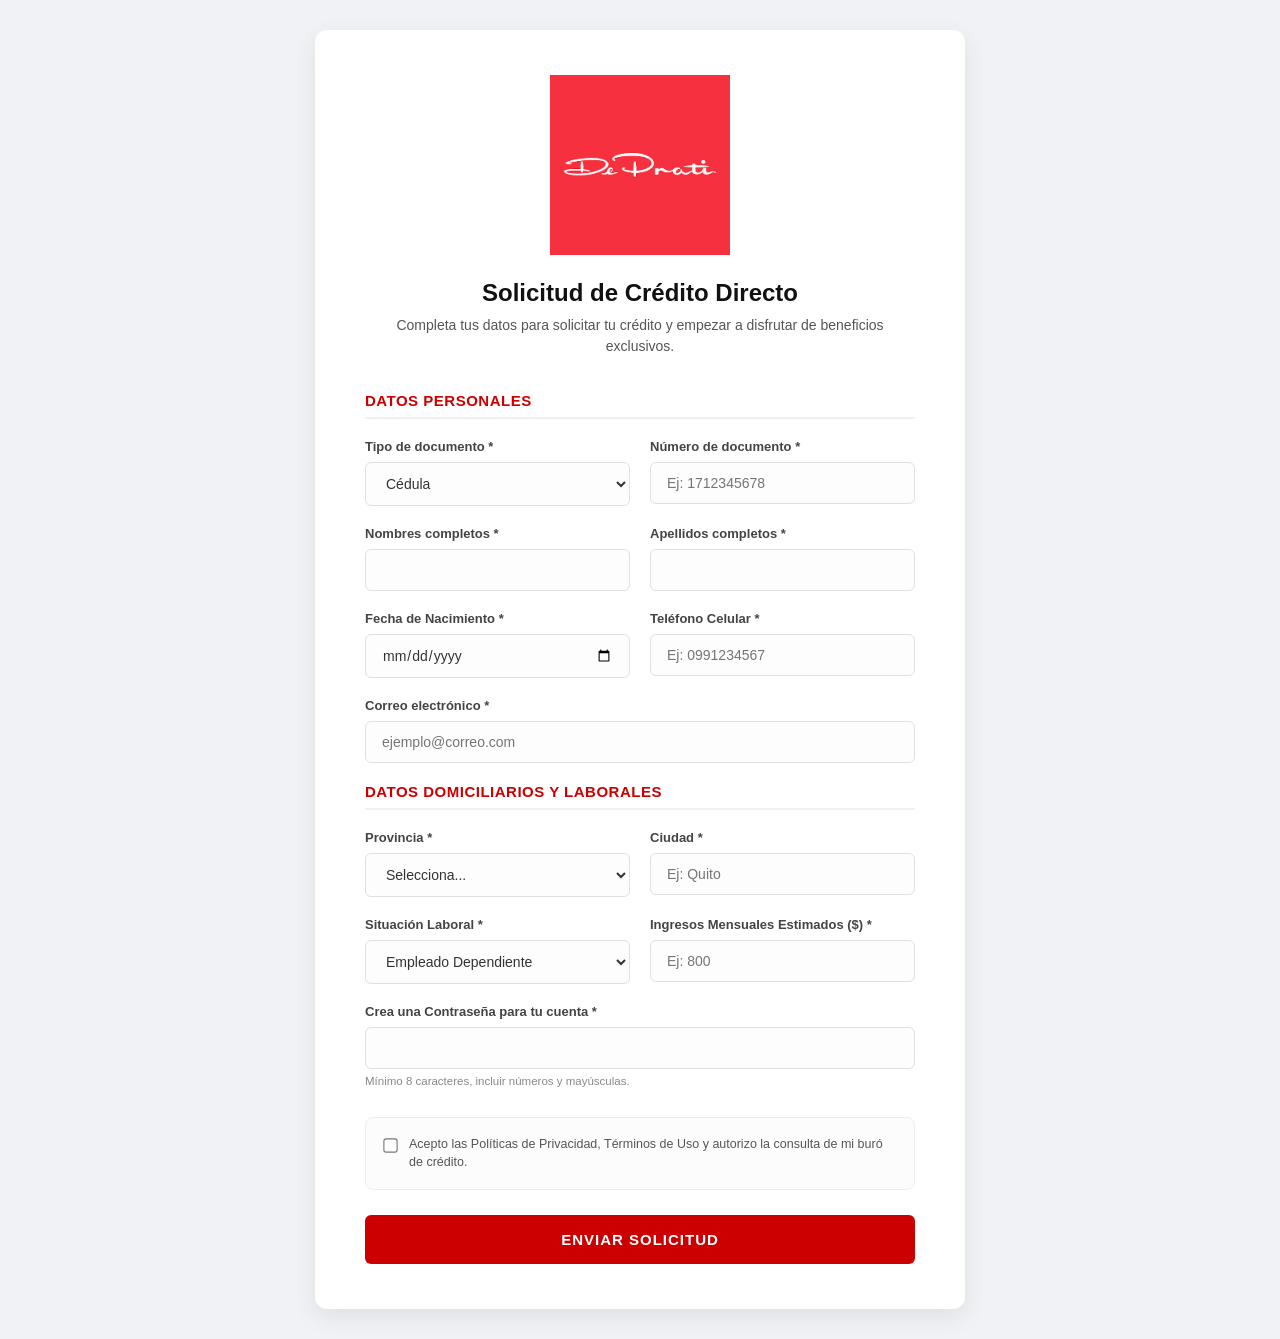
<file: RECUPERACION U1T4 FORMULARIOS/index.html>
<!DOCTYPE html>
<html lang="es">
<head>
    <meta charset="UTF-8">
    <meta name="viewport" content="width=device-width, initial-scale=1.0">
    <title>Solicitud de Crédito - De Prati</title>
    <link rel="stylesheet" href="styles.css">
</head>
<body>
    <div class="form-container">
        <!-- Encabezado y Logo -->
        <div class="logo">
            <!-- Usamos el logo oficial desde Wikimedia como ejemplo -->
            <img src="logodeprati.png" alt="Logo De Prati" class="logo-img">
        </div>
        
        <h1 class="form-title">Solicitud de Crédito Directo</h1>
        <p class="form-subtitle">Completa tus datos para solicitar tu crédito y empezar a disfrutar de beneficios exclusivos.</p>

        <!-- Formulario -->
        <form action="#" method="POST">
            
            <h3 class="section-title">Datos Personales</h3>
            <div class="form-row">
                <div class="form-group half">
                    <label for="tipo_doc">Tipo de documento *</label>
                    <select id="tipo_doc" name="tipo_doc" required>
                        <option value="cedula">Cédula</option>
                        <option value="pasaporte">Pasaporte</option>
                    </select>
                </div>
                <div class="form-group half">
                    <label for="num_doc">Número de documento *</label>
                    <input type="text" id="num_doc" name="num_doc" placeholder="Ej: 1712345678" required>
                </div>
            </div>

            <div class="form-row">
                <div class="form-group half">
                    <label for="nombres">Nombres completos *</label>
                    <input type="text" id="nombres" name="nombres" required>
                </div>
                <div class="form-group half">
                    <label for="apellidos">Apellidos completos *</label>
                    <input type="text" id="apellidos" name="apellidos" required>
                </div>
            </div>

            <div class="form-row">
                <div class="form-group half">
                    <label for="fecha_nac">Fecha de Nacimiento *</label>
                    <input type="date" id="fecha_nac" name="fecha_nac" required>
                </div>
                <div class="form-group half">
                    <label for="celular">Teléfono Celular *</label>
                    <input type="tel" id="celular" name="celular" placeholder="Ej: 0991234567" required>
                </div>
            </div>

            <div class="form-group">
                <label for="email">Correo electrónico *</label>
                <input type="email" id="email" name="email" placeholder="ejemplo@correo.com" required>
            </div>

            <h3 class="section-title">Datos Domiciliarios y Laborales</h3>
            
            <div class="form-row">
                <div class="form-group half">
                    <label for="provincia">Provincia *</label>
                    <select id="provincia" name="provincia" required>
                        <option value="">Selecciona...</option>
                        <option value="pichincha">Pichincha</option>
                        <option value="guayas">Guayas</option>
                        <option value="azuay">Azuay</option>
                        <option value="manabi">Manabí</option>
                        <option value="otro">Otra</option>
                    </select>
                </div>
                <div class="form-group half">
                    <label for="ciudad">Ciudad *</label>
                    <input type="text" id="ciudad" name="ciudad" placeholder="Ej: Quito" required>
                </div>
            </div>

            <div class="form-row">
                <div class="form-group half">
                    <label for="estado_laboral">Situación Laboral *</label>
                    <select id="estado_laboral" name="estado_laboral" required>
                        <option value="dependiente">Empleado Dependiente</option>
                        <option value="independiente">Independiente / Negocio Propio</option>
                        <option value="estudiante">Estudiante</option>
                        <option value="jubilado">Jubilado</option>
                    </select>
                </div>
                <div class="form-group half">
                    <label for="ingresos">Ingresos Mensuales Estimados ($) *</label>
                    <input type="number" id="ingresos" name="ingresos" placeholder="Ej: 800" min="0" required>
                </div>
            </div>

            <div class="form-group">
                <label for="password">Crea una Contraseña para tu cuenta *</label>
                <input type="password" id="password" name="password" required>
                <small class="hint">Mínimo 8 caracteres, incluir números y mayúsculas.</small>
            </div>

            <div class="form-checkbox">
                <input type="checkbox" id="terminos" name="terminos" required>
                <label for="terminos">Acepto las Políticas de Privacidad, Términos de Uso y autorizo la consulta de mi buró de crédito.</label>
            </div>

            <button type="submit" class="btn-submit">ENVIAR SOLICITUD </button>
        </form>
    </div>
</body>
</html>
</file>
<file: RECUPERACION U1T4 FORMULARIOS/styles.css>
/* Reseteo básico */
* {
    box-sizing: border-box;
    margin: 0;
    padding: 0;
    font-family: 'Segoe UI', Tahoma, Geneva, Verdana, sans-serif;
}


/* Fondo de la página */
body {
    background-color: #f0f2f5;
    display: flex;
    justify-content: center;
    align-items: center;
    min-height: 100vh;
    padding: 30px 15px;
}
h1{
   font-family: Anywhere But Home, sans-serif;
   color:#b30000;
    }



/* Contenedor principal del formulario */
.form-container {
    background-color: #ffffff;
    width: 100%;
    max-width: 650px; /* Más ancho para las dos columnas */
    padding: 45px 50px;
    border-radius: 12px;
    box-shadow: 0 8px 25px rgba(0,0,0,0.08);
}

/* Estilo del logotipo */
.logo {
    text-align: center;
    margin-bottom: 20px;
}

.logo-img {
    max-width: 180px;
    height: auto;
    margin-bottom:auto;
}

/* Textos de cabecera */
.form-title {
    font-size: 24px;
    color: #111;
    margin-bottom: 8px;
    text-align: center;
    font-weight: 700;
}

.form-subtitle {
    font-size: 14px;
    color: #555;
    margin-bottom: 35px;
    text-align: center;
    line-height: 1.5;
}

/* Separadores de sección */
.section-title {
    font-size: 15px;
    color: #cc0000;
    border-bottom: 2px solid #f0f0f0;
    padding-bottom: 8px;
    margin-bottom: 20px;
    margin-top: 10px;
    text-transform: uppercase;
    letter-spacing: 0.5px;
}

/* Espaciado de los campos */
.form-group {
    margin-bottom: 20px;
}

/* Fila para poner elementos lado a lado */
.form-row {
    display: flex;
    gap: 20px;
}

.half {
    flex: 1;
}

/* Etiquetas (Labels) */
label {
    display: block;
    font-size: 13px;
    color: #444;
    margin-bottom: 8px;
    font-weight: 600;
}

/* Campos de entrada */
input[type="text"],
input[type="email"],
input[type="password"],
input[type="tel"],
input[type="date"],
input[type="number"],
select {
    width: 100%;
    padding: 12px 16px;
    border: 1.5px solid #e0e0e0;
    border-radius: 6px;
    font-size: 14px;
    color: #333;
    transition: all 0.3s ease;
    background-color: #fdfdfd;
}

input:focus,
select:focus {
    border-color: #cc0000;
    background-color: #fff;
    outline: none;
    box-shadow: 0 0 0 3px rgba(204, 0, 0, 0.1);
}

/* Texto de ayuda debajo del input */
.hint {
    display: block;
    font-size: 11.5px;
    color: #888;
    margin-top: 6px;
}

/* Checkbox de términos */
.form-checkbox {
    display: flex;
    align-items: flex-start;
    margin-top: 30px;
    margin-bottom: 25px;
    gap: 12px;
    background-color: #fcfcfc;
    padding: 18px;
    border: 1px solid #eee;
    border-radius: 8px;
}

.form-checkbox input {
    margin-top: 3px;
    cursor: pointer;
    transform: scale(1.1);
}

.form-checkbox label {
    font-size: 12.5px;
    font-weight: normal;
    color: #555;
    line-height: 1.4;
    margin-bottom: 0;
    cursor: pointer;
}

/* Botón principal */
.btn-submit {
    width: 100%;
    background-color: #cc0000;
    color: white;
    border: none;
    padding: 16px;
    font-size: 15px;
    font-weight: bold;
    border-radius: 6px;
    cursor: pointer;
    transition: background-color 0.3s ease, transform 0.1s ease;
    text-transform: uppercase;
    letter-spacing: 1px;
}

.btn-submit:hover {
    background-color: #b30000;
}

.btn-submit:active {
    transform: translateY(2px);
}

/* Responsividad para móviles */
@media (max-width: 600px) {
    .form-container {
        padding: 30px 20px;
    }
    
    .form-row {
        flex-direction: column;
        gap: 0;
    }
}
</file>
